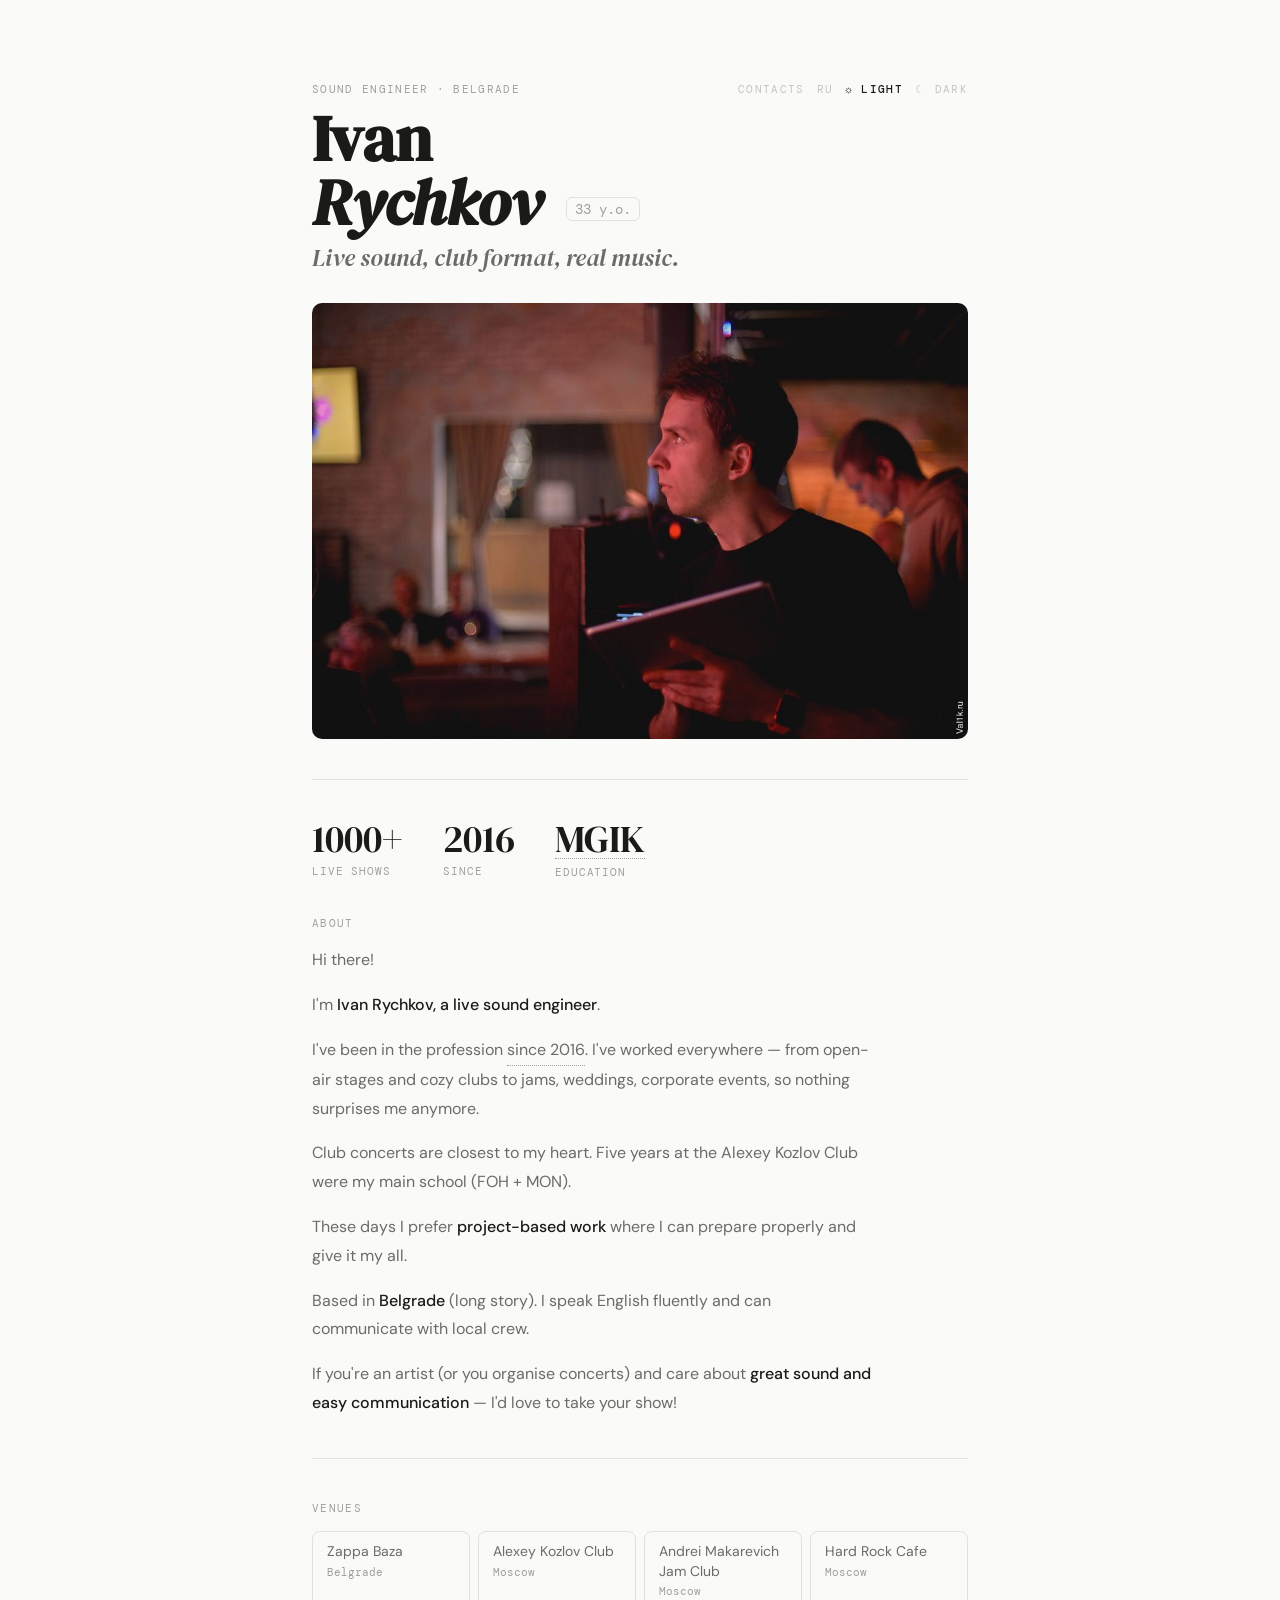
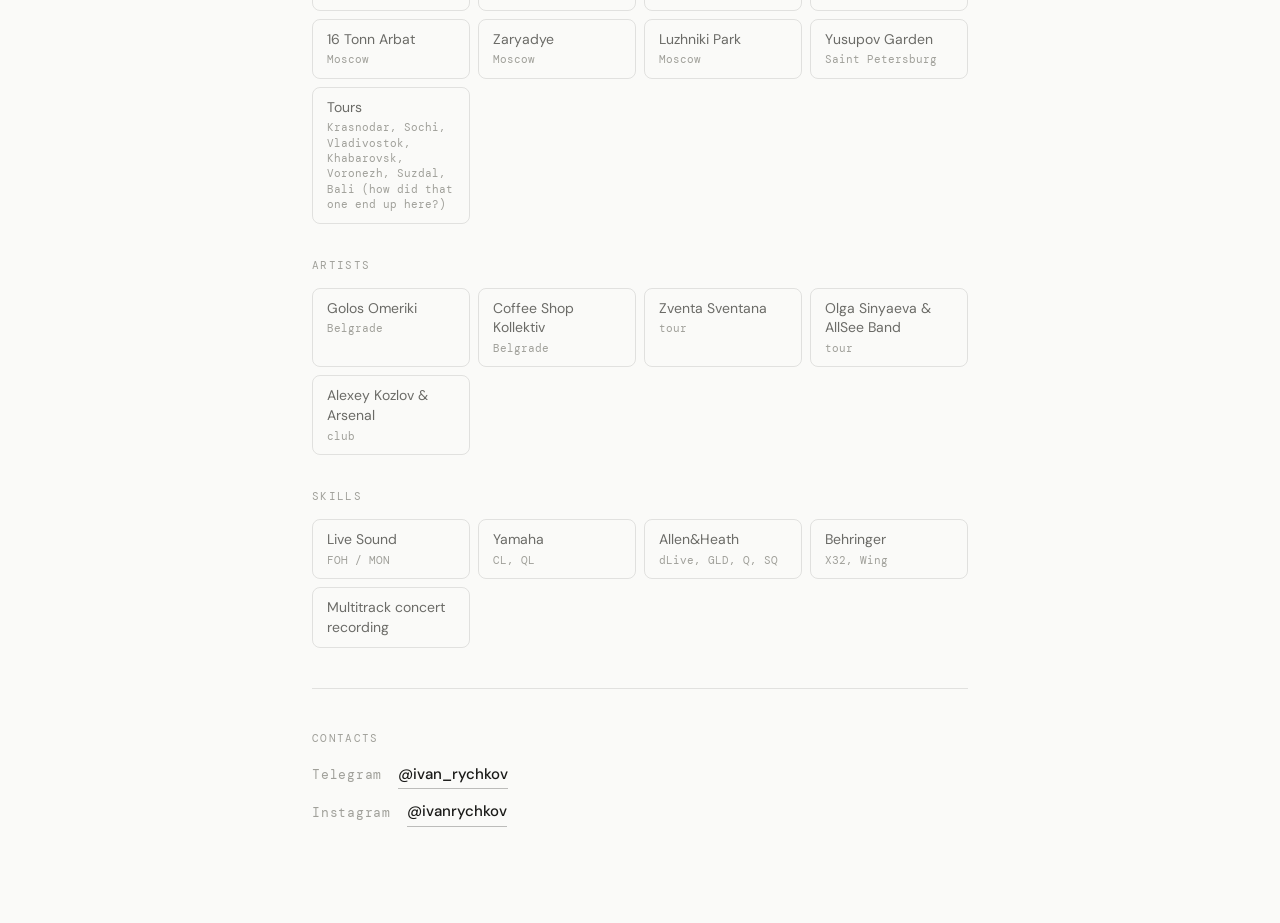
<file: index.html>
<!DOCTYPE html>
<html lang="en">
<head>
<meta charset="UTF-8">
<meta name="viewport" content="width=device-width, initial-scale=1.0, viewport-fit=cover">
<title>Ivan Rychkov — Sound Engineer</title>
<link rel="preconnect" href="https://fonts.googleapis.com">
<link href="https://fonts.googleapis.com/css2?family=DM+Serif+Display:ital@0;1&family=DM+Mono:wght@400;500&family=DM+Sans:wght@400;500&display=swap" rel="stylesheet">
<link rel="stylesheet" href="style.css">
</head>
<body>
<div class="wrap">
  <div class="header-meta">
    <p class="eyebrow" data-i18n="ui.eyebrow">Sound engineer · Belgrade</p>
    <div class="theme-switcher">
      <a href="#contact-section" class="nav-link" data-i18n="ui.contacts_link">Contacts</a>
      <button class="theme-btn" id="lang-btn"></button>
      <button class="theme-btn" id="theme-light" data-i18n="ui.theme_light" data-i18n-aria="ui.aria_light">☼ Light</button>
      <button class="theme-btn" id="theme-dark" data-i18n="ui.theme_dark" data-i18n-aria="ui.aria_dark">☾ Dark</button>
    </div>
  </div>
  <h1>Ivan<br><em>Rychkov</em> <span id="age-badge"></span></h1>
  <p class="subtitle" data-i18n="ui.subtitle">Live sound, club format, real music.</p>

  <div class="photo-gallery" id="photo-gallery">
    <div class="photo-wrap">
      <img src="avatar.jpg" data-i18n-alt="ui.photo_alt" alt="Ivan Rychkov at the mixing desk" class="photo">
    </div>
    <!-- Сюда можно добавить еще <div class="photo-wrap"> -->
    <button class="gallery-btn prev" id="gallery-prev" data-i18n-aria="ui.aria_prev" aria-label="Previous photo">←</button>
    <button class="gallery-btn next" id="gallery-next" data-i18n-aria="ui.aria_next" aria-label="Next photo">→</button>
  </div>

  <hr>

  <section id="stats-section">
    <div class="stats" id="stats"></div>
  </section>

  <p class="sec-lbl" data-i18n="ui.sec_about">About</p>

  <div id="bio-container">
    <p class="bio">Hi there!</p>
    <p class="bio">I'm <strong>Ivan Rychkov, a live sound engineer</strong>.</p>
    <p class="bio">I've been in the profession <span class="tooltip-wrap">since 2016<span class="tooltip-text">Since 2011 if you count college... since 2009 if you count demos on a dictaphone... since the last century if you count everything.</span></span>. I've worked everywhere — from open-air stages and cozy clubs to jams, weddings, corporate events, so nothing surprises me anymore.</p>
    <p class="bio">Club concerts are closest to my heart. Five years at the Alexey Kozlov Club were my main school (FOH + MON).</p>
    <p class="bio">These days I prefer <strong>project-based work</strong> where I can prepare properly and give it my all.</p>
    <p class="bio">Based in <strong>Belgrade</strong> (long story). I speak English fluently and can communicate with local crew.</p>
    <p class="bio">If you're an artist (or you organise concerts) and care about <strong>great sound and easy communication</strong> — I'd love to take your show!</p>
  </div>

  <hr>

  <section id="venues-section">
    <p class="sec-lbl" data-i18n="ui.sec_venues">Venues</p>
    <div class="artists-grid" id="venues"></div>
  </section>

  <section id="artists-section">
    <p class="sec-lbl" data-i18n="ui.sec_artists">Artists</p>
    <div class="artists-grid" id="artists"></div>
  </section>

  <section id="skills-section">
    <p class="sec-lbl" data-i18n="ui.sec_skills">Skills</p>
    <div class="artists-grid" id="skills"></div>
  </section>

  <section id="concerts-section" hidden>
    <hr>
    <p class="sec-lbl" data-i18n="ui.sec_concerts">Recent shows</p>
    <div class="concerts-list" id="concerts"></div>
  </section>

  <hr>

  <section id="contact-section">
    <p class="sec-lbl" data-i18n="ui.sec_contacts">Contacts</p>
    <div class="contacts-list" id="contact"></div>
  </section>

  <section id="friends-section">
    <hr>
    <p class="sec-lbl" data-i18n="ui.sec_friends">Friends</p>
    <div class="contacts-list" id="friends"></div>
  </section>

</div>

<script src="main.js"></script>
</body>
</html>
</file>
<file: style.css>
*, *::before, *::after { box-sizing: border-box; margin: 0; padding: 0; }

:root {
  --bg: #fafaf8;
  --text: #1a1a18;
  --text-secondary: #6b6b67;
  --text-tertiary: #a0a09a;
  --border: rgba(0,0,0,0.1);
}

/* Переменные для тёмной темы */
[data-theme="dark"] {
  --bg: #121212;
  --text: #e0e0e0;
  --text-secondary: #a0a0a0;
  --text-tertiary: #666666;
  --border: rgba(255, 255, 255, 0.1);
}

/* Стили для переключателя темы */
.theme-switcher {
  display: flex;
  gap: 12px;
}

.theme-btn, .nav-link {
  background: none;
  border: none;
  cursor: pointer;
  color: var(--text-tertiary);
  font-family: 'DM Mono', monospace;
  font-size: 11px;
  letter-spacing: 0.12em;
  text-transform: uppercase;
  padding: 0;
  transition: all 0.2s ease;
  opacity: 0.6;
  text-decoration: none;
}

.theme-btn:hover, .nav-link:hover {
  color: var(--text-secondary);
  opacity: 1;
}

.theme-btn.active {
  color: var(--text);
  opacity: 1;
  font-weight: 500;
}

/* Стили для подсказки (tooltip) */
.tooltip-wrap {
  position: relative;
  display: inline-block;
  border-bottom: 1px dotted var(--text-tertiary);
  cursor: help;
}

.tooltip-text {
  visibility: hidden;
  width: 240px;
  max-width: calc(100vw - 40px); /* Чтобы не прилипал к краям экрана */
  background-color: var(--bg);
  color: var(--text-secondary);
  text-align: left;
  border: 1px solid var(--border);
  border-radius: 8px;
  padding: 12px;
  position: absolute;
  z-index: 100;
  bottom: 125%;
  left: 50%;
  transform: translateX(-50%);
  opacity: 0;
  transition: opacity 0.3s;
  font-family: 'DM Mono', monospace;
  font-size: 11px;
  line-height: 1.5;
  box-shadow: 0 4px 20px rgba(0,0,0,0.08);
  pointer-events: none;
}

[data-theme="dark"] .tooltip-text {
  box-shadow: 0 4px 20px rgba(0,0,0,0.4);
}

.tooltip-wrap:hover .tooltip-text,
.tooltip-wrap.active .tooltip-text {
  visibility: visible;
  opacity: 1;
}

html {
  scroll-behavior: smooth;
}

html, body {
  background: var(--bg);
  color: var(--text);
  font-family: 'DM Sans', sans-serif;
  font-size: 16px;
  line-height: 1.7;
  overflow-x: hidden;
  width: 100%;
  position: relative;
  -webkit-text-size-adjust: 100%; /* Запрет автоматического изменения размера текста на iOS */
}

.wrap {
  max-width: 720px;
  margin: 0 auto;
  padding: 5rem 2rem 6rem;
  overflow-x: hidden;
  width: 100%; /* Гарантируем, что обертка не шире экрана */
}

.header-meta {
  display: flex;
  justify-content: space-between;
  align-items: baseline;
  margin-bottom: 0.5rem;
  flex-wrap: wrap;
  gap: 10px;
}

.eyebrow {
  font-family: 'DM Mono', monospace;
  font-size: 11px;
  letter-spacing: 0.12em;
  text-transform: uppercase;
  color: var(--text-tertiary);
}

h1 {
  font-family: 'DM Serif Display', serif;
  font-size: clamp(42px, 8vw, 64px);
  line-height: 1.0;
  color: var(--text);
  margin-bottom: 0.2rem;
}

h1 em { font-style: italic; }

.subtitle {
  font-family: 'DM Serif Display', serif;
  font-size: clamp(18px, 3vw, 24px);
  color: var(--text-secondary);
  font-style: italic;
  margin-bottom: 1.5rem;
}

.photo-gallery {
  position: relative;
  margin: 0.5rem 0 2rem;
  border-radius: 10px;
  overflow: hidden;
}

.photo-wrap {
  display: none;
}

.photo-wrap.active {
  display: block;
}

.photo {
  width: 100%;
  max-height: 480px;
  object-fit: cover;
  object-position: center 30%;
  display: block;
  filter: brightness(0.92);
}

.gallery-btn {
  position: absolute;
  top: 50%;
  transform: translateY(-50%);
  background: rgba(0, 0, 0, 0.3);
  color: white;
  border: none;
  padding: 10px 15px;
  cursor: pointer;
  font-family: 'DM Mono', monospace;
  font-size: 18px;
  transition: background 0.2s;
  z-index: 5;
  border-radius: 4px;
  display: none; /* Скрыто по умолчанию, если фото одно */
}

.gallery-btn:hover {
  background: rgba(0, 0, 0, 0.5);
}

.gallery-btn.prev { left: 10px; }
.gallery-btn.next { right: 10px; }

/* Инверсия для фото в тёмной теме */
[data-theme="dark"] .photo {
  filter: brightness(0.8) contrast(1.1);
}

hr {
  border: none;
  border-top: 0.5px solid var(--border);
  margin: 2.5rem 0;
}

.stats {
  display: flex;
  gap: 2.5rem;
  margin-bottom: 2rem;
  flex-wrap: wrap;
}

.stat-num {
  font-family: 'DM Serif Display', serif;
  font-size: 38px;
  color: var(--text);
  line-height: 1;
}

#age-badge {
  font-family: 'DM Mono', monospace;
  font-size: 14px;
  color: var(--text-tertiary);
  vertical-align: middle;
  margin-left: 10px;
  font-weight: 400;
  font-style: normal;
  border: 1px solid var(--border);
  padding: 2px 8px;
  border-radius: 6px;
}

.stat-lbl {
  font-family: 'DM Mono', monospace;
  font-size: 11px;
  letter-spacing: 0.08em;
  color: var(--text-tertiary);
  text-transform: uppercase;
  margin-top: 4px;
}

.bio {
  font-size: 16px;
  line-height: 1.8;
  color: var(--text-secondary);
  max-width: 560px;
  margin-bottom: 1rem;
}

.bio strong { color: var(--text); font-weight: 500; }

.sec-lbl {
  font-family: 'DM Mono', monospace;
  font-size: 11px;
  letter-spacing: 0.12em;
  text-transform: uppercase;
  color: var(--text-tertiary);
  margin-bottom: 0.85rem;
}

.tags {
  display: flex;
  flex-wrap: wrap;
  gap: 8px;
  margin-bottom: 2rem;
}

.tag {
  font-size: 13px;
  color: var(--text-secondary);
  border: 0.5px solid var(--border);
  border-radius: 8px;
  padding: 5px 14px;
}

.artists-grid {
  display: grid;
  grid-template-columns: repeat(auto-fill, minmax(150px, 1fr));
  gap: 8px;
  margin-bottom: 2rem;
}

.acard {
  font-size: 14px;
  color: var(--text-secondary);
  padding: 10px 14px;
  border: 0.5px solid var(--border);
  border-radius: 8px;
  line-height: 1.4;
}

.acard span {
  display: block;
  font-family: 'DM Mono', monospace;
  font-size: 11px;
  color: var(--text-tertiary);
  margin-top: 3px;
}

.concerts-list {
  display: flex;
  flex-direction: column;
  gap: 8px;
  margin-bottom: 2rem;
}

.ccard {
  display: flex;
  align-items: baseline;
  gap: 12px;
  padding: 10px 14px;
  border: 0.5px solid var(--border);
  border-radius: 8px;
  text-decoration: none;
  color: inherit;
}

.ccard:hover { border-color: rgba(0,0,0,0.25); }

.ccard-meta {
  font-family: 'DM Mono', monospace;
  font-size: 11px;
  color: var(--text-tertiary);
  white-space: nowrap;
  flex-shrink: 0;
}

.ccard-body { flex: 1; min-width: 0; }

.ccard-artist {
  font-size: 14px;
  color: var(--text);
  font-weight: 500;
}

.ccard-venue {
  font-size: 13px;
  color: var(--text-secondary);
  margin-top: 1px;
}

.ccard-link {
  font-family: 'DM Mono', monospace;
  font-size: 11px;
  color: var(--text-tertiary);
  flex-shrink: 0;
}

.contacts-list {
  display: flex;
  flex-direction: column;
  gap: 10px;
}

.contact-row {
  display: flex;
  align-items: center;
  gap: 16px;
}

.c-lbl {
  font-family: 'DM Mono', monospace;
  font-size: 13px;
  color: var(--text-tertiary);
  letter-spacing: 0.06em;
}

.c-val {
  font-size: 15px;
  color: var(--text);
  font-weight: 500;
  text-decoration: none;
  border-bottom: 0.5px solid rgba(0,0,0,0.25);
  padding-bottom: 1px;
}

.c-val:hover { border-bottom-color: var(--text); }

/* Корректировка цвета активных ссылок в тёмной теме */
[data-theme="dark"] .c-val {
    border-bottom-color: rgba(255,255,255,0.3);
}

@media (max-width: 480px) {
  .wrap { padding: 3rem 1.25rem 4rem; }
  .stats { gap: 1.5rem; }
  .ccard { flex-wrap: wrap; gap: 6px; }
  .header-meta { flex-direction: column; align-items: flex-start; }
  
  /* Исправление для Telegram/iOS: гарантируем, что длинные слова не ломают ширину */
  h1 { word-wrap: break-word; }
  .bio { width: 100%; }
}
</file>
